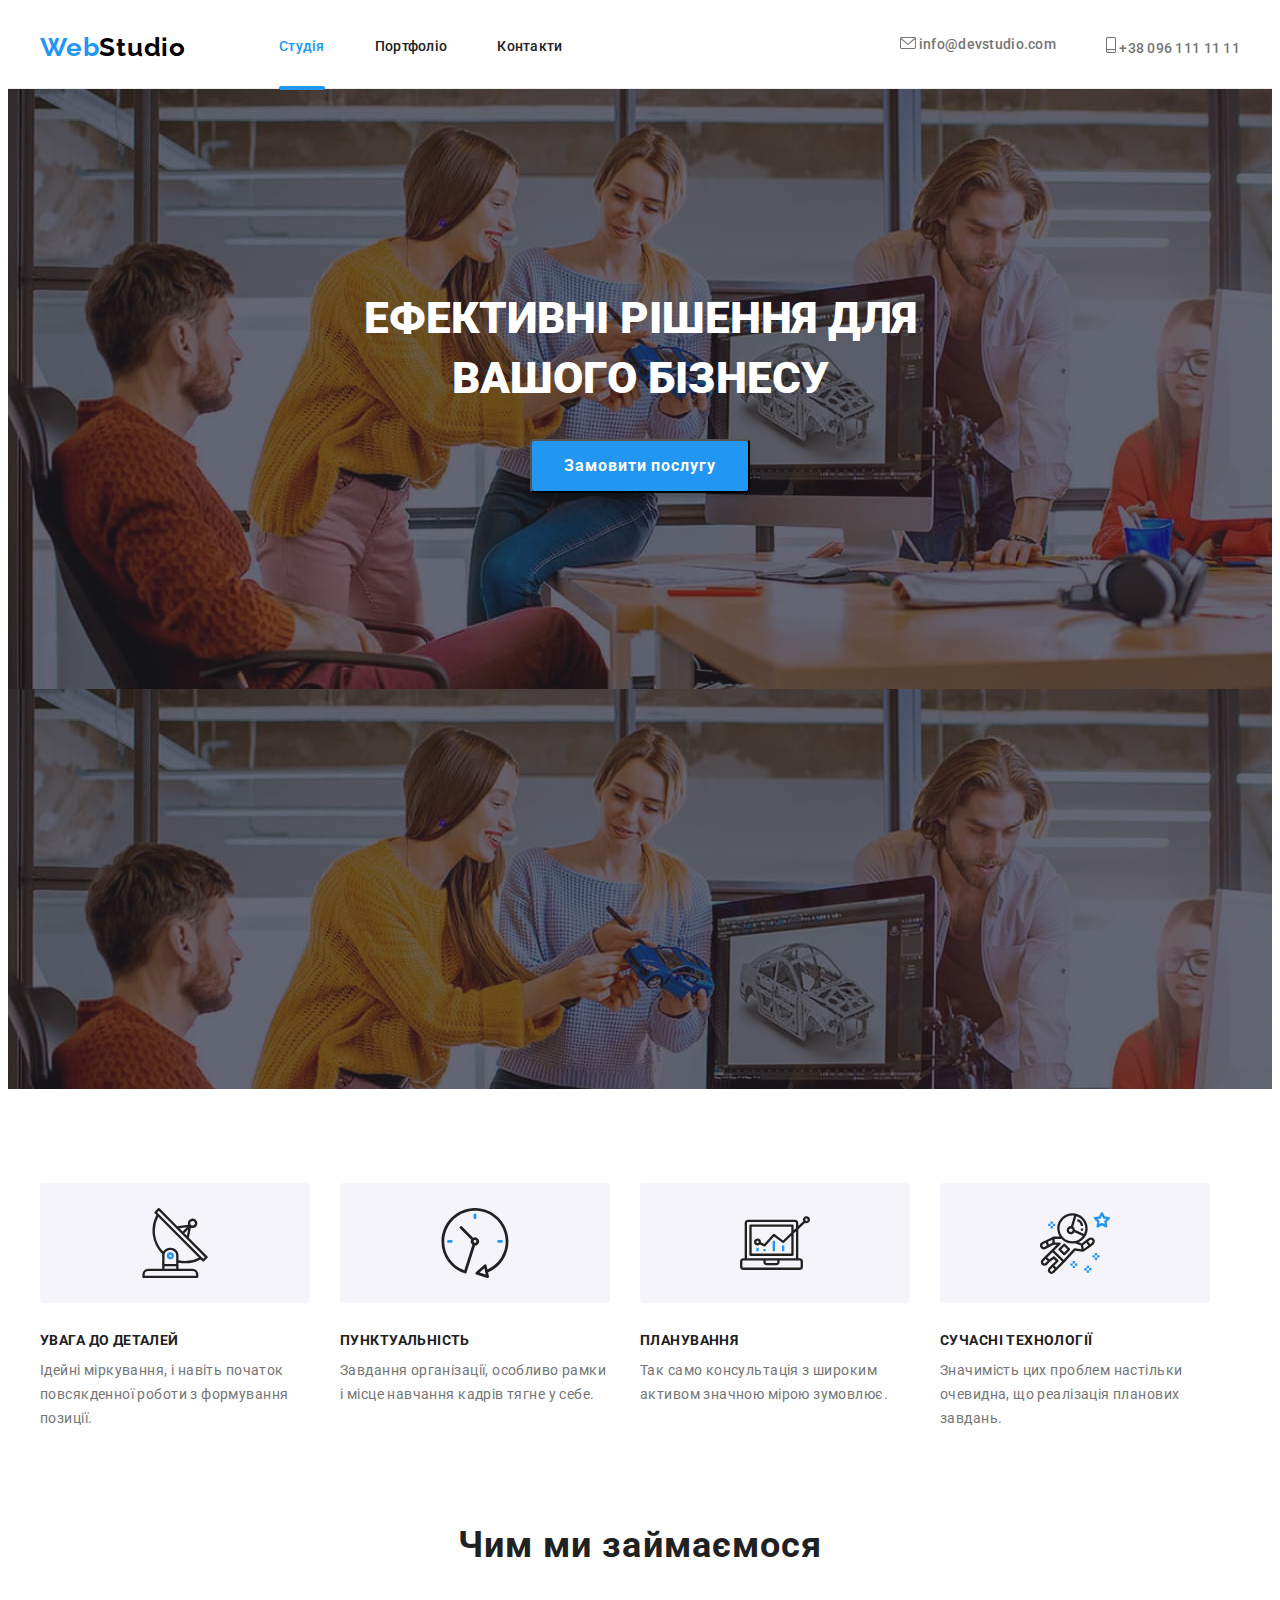
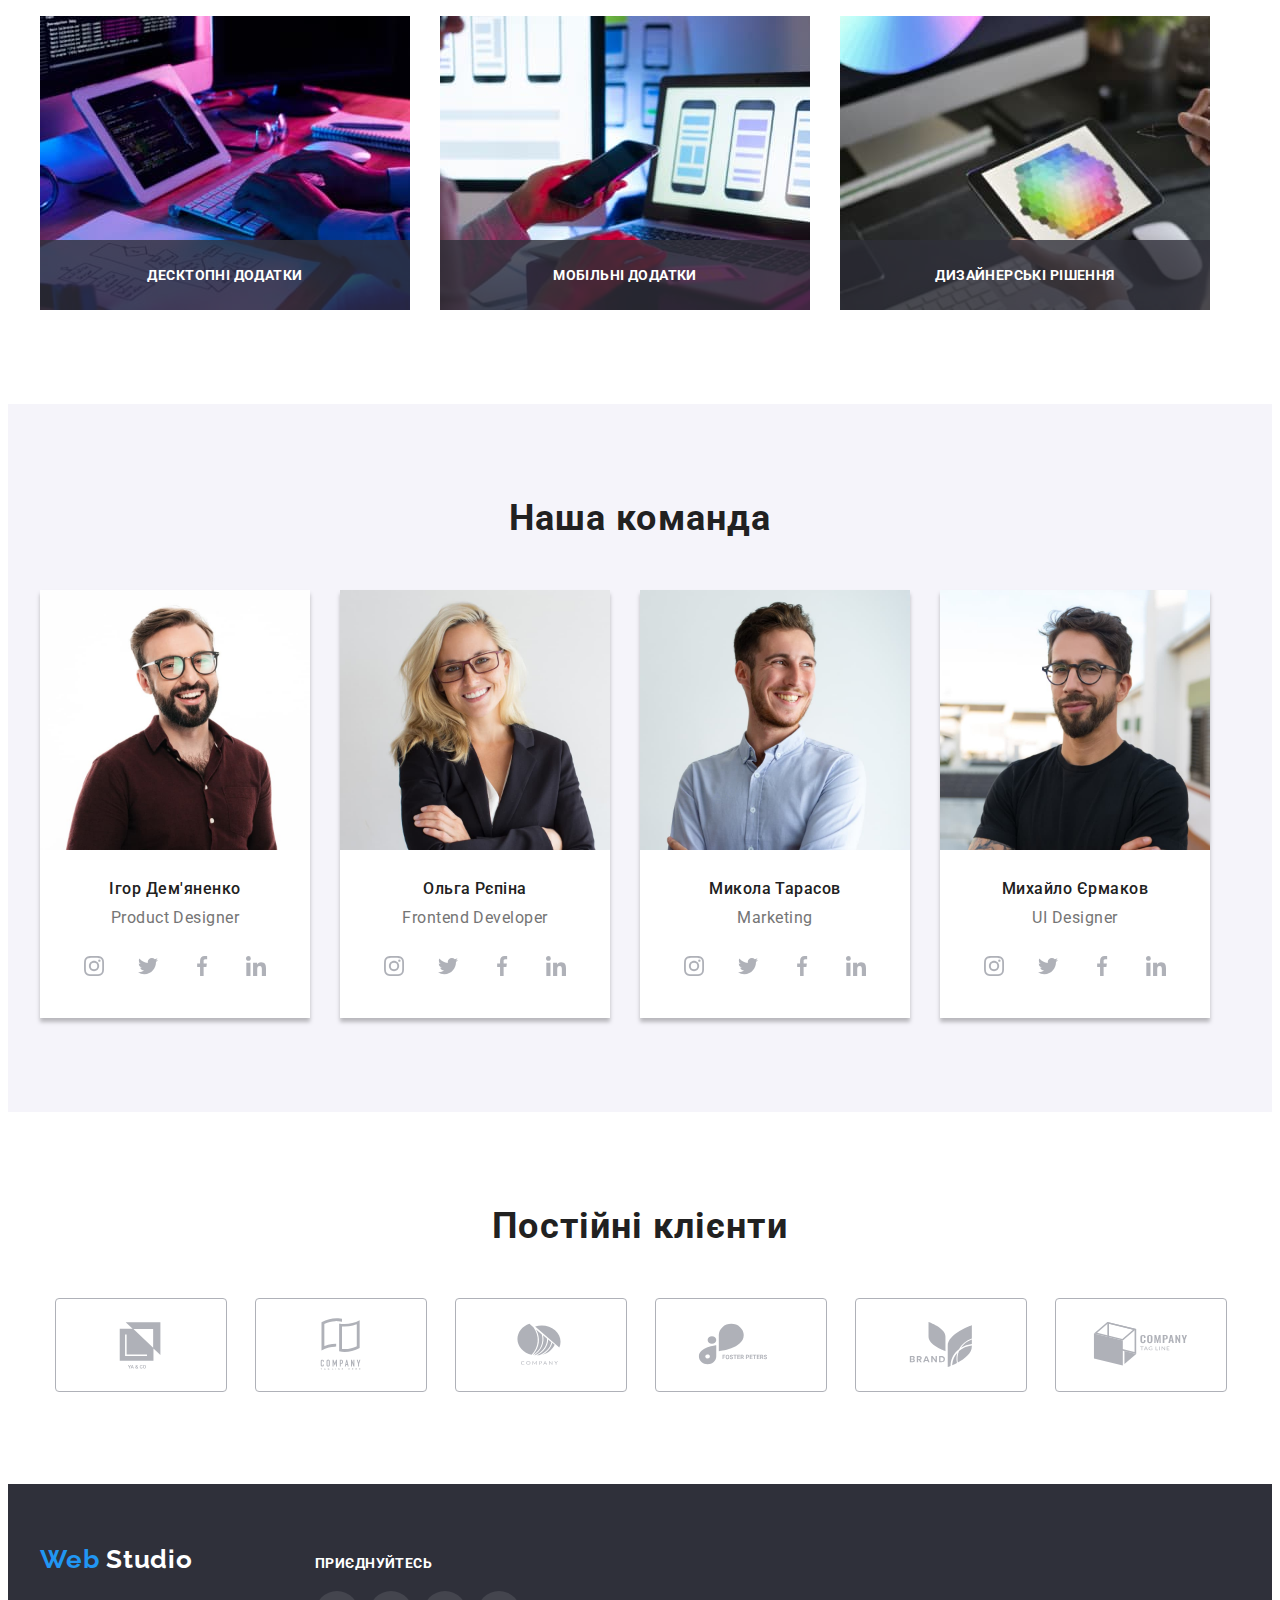
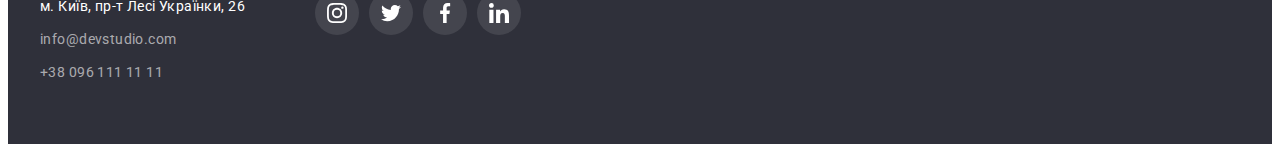
<file: index.html>
<!DOCTYPE html>
<html lang="uk">

<head>
    <meta charset="UTF-8">
    <meta http-equiv="X-UA-Compatible" content="IE=edge">
    <meta name="viewport" content="width=device-width, initial-scale=1.0">
    <title>Студія</title>
    <link rel="stylesheet" href="https://cdnjs.cloudflare.com/ajax/libs/modern-normalize/1.1.0/modern-normalize.min.css"
        integrity="sha512-wpPYUAdjBVSE4KJnH1VR1HeZfpl1ub8YT/NKx4PuQ5NmX2tKuGu6U/JRp5y+Y8XG2tV+wKQpNHVUX03MfMFn9Q=="
        crossorigin="anonymous" referrerpolicy="no-referrer" />
        <link rel="stylesheet" href="./css/styles.css" />
        <link rel="preconnect" href="https://fonts.googleapis.com">
        <link rel="preconnect" href="https://fonts.gstatic.com" crossorigin>
        <link href="https://fonts.googleapis.com/css2?family=Raleway:wght@700&family=Roboto:wght@400;500;700;900&display=swap" rel="stylesheet">
</head>

<body>
    <!-- Шапка сторінки -->
        <header>
            <div class="container header-container">
                     <a href="./index.html" class="logo-up"> <span class="pre-logo"> Web</span>Studio</a>
                    <nav class="navigation">
                        <!-- Навігація на інші сторінки -->
                        <ul class="navigation-menu">
                            <li><a class="navigation-link current" href="./index.html">Студія</a></li>
                            <li><a class="navigation-link " href="./portfolio.html">Портфоліо</a></li>
                            <li><a href="#">Контакти</a></li>
                        </ul>
                    </nav>
                
                        <ul class="navigation-contacts">
                            <!-- Посилання на адресу електронної пошти  -->
                            <li class="contacts-items"><a class="navigation-contacts-icon" href="mailto:info@devstudio.com">
                                <svg  width="16" height="12" >
                                    <use href="./images/icons.svg#icon-envelope"></use>
                                </svg>
                                info@devstudio.com
                            </a></li>
                            <!-- Посилання на телефонний номер -->
                            <li class="contacts-items"><a class="navigation-contacts-icon" href="tel:">
                                <svg  width="10" height="16">
                                    <use href="./images/icons.svg#icon-smartphone" ></use>
                                </svg>
                                +38 096 111 11 11
                            </a></li>
                        </ul>
            
            </div>
        </header>
   

    <main>
        <section class="main-page">
            <div class="container main-container">
            <h1 class="slogan">Ефективні рішення для <br>вашого бізнесу</br> </h1>
            <button data-modal-open type="button" class="button-action"> Замовити послугу </button>
        </div> 
        <div class="backdrop is-hidden" data-modal >
        <div class="modal">
            <button data-modal-close type="button" class="modal-close">
            <svg class="modal-close-icon" width="18" height="18">
                <use href="./images/icons.svg#icon-close"></use>
            </svg>
            </button>
        </div>
        </div>

        </section>

        <section class="features section">
            <div class="container">
                <h2 hidden> Особливості</h2>
                <ul class="features-list">
                    <li class="feature">
                        <div class="feature-wrap">
                            <svg class="feature-icon" width="70px" height="70px" >
                                <use href="./images/icons.svg#icon-antenna"></use>
                            </svg>  </div>
                            <h3>Увага до деталей</h3>
                            <p>Ідейні міркування, і навіть початок повсякденної роботи з формування позиції.</p>
                    </li>
                    <li class="feature">
                        <div class="feature-wrap">
                        <svg class="feature-icon" width="70px" height="70px">
                                <use href="./images/icons.svg#icon-clock"></use>
                            </svg></div>
                            <h3>Пунктуальність</h3>
                            <p>Завдання організації, особливо рамки і місце навчання кадрів тягне у себе.</p>
                    </li>
                    <li class="feature">
                        <div class="feature-wrap">
                            <svg class="feature-icon" width="70px" height="70px">
                                <use href="./images/icons.svg#icon-diagram"></use>
                            </svg></div>
                                <h3>Планування</h3>
                                <p>Так само консультація з широким активом значною мірою зумовлює.</p>
                            </li>
                    <li class="feature">
                            <div class="feature-wrap">
                            <svg class="feature-icon" width="70px" height="70px">
                            <use href="./images/icons.svg#icon-astronaut"></use>
                        </svg></div>
                        <h3>Сучасні технології</h3>
                        <p>Значимість цих проблем настільки очевидна, що реалізація планових завдань.</p>
                    </li>
    
                </ul>
            </div>
        </section>
        <section class="actions section-action">
            <div class="container ">
                <h2 class="title-our-team">Чим ми займаємося </h2>
                <ul class="action">
                <li><div class="action-label">
                    <img src="./images/box1.jpg" alt="Програмування" width="370" height="295">
                 <p class="label">Десктопні додатки</p></div>
                </li>
                <li><div class="action-label">
                    <img src="./images/box2.jpg" alt="Мобільний телефон та Ноутбук" width="370" height="295">
                <p class="label">Мобільні додатки</p></div>
                </li>
                <li><div class="action-label">
                    <img src="./images/box3.jpg" alt="Планшет" width="370" height="295">
                <p class="label">Дизайнерські рішення</p></div>
                </li>
                </ul>
            </div>
        </section>

        <section class="our-team section">
           
               <div class="container"> 
                <h2 class="title-our-team">Наша команда</h2>
                <ul class="team-cards">
                    <li class="team-card">
                        <img src="./images/img1.jpg" alt="Ігор Дем'яненко" width="270" height="260">
                       <div class="card">
                            <h3 class="title-card">Ігор Дем'яненко </h3>
                            <p lang="en" class ="dscr-card">Product Designer</p>
                            <ul class="teams-social">
                                <li class="teams-icons"><a href="" class="team-link"> 
                                    <svg class="team-icon" width="20px" height="20px">
                                <use href="./images/icons.svg#icon-instagram"></use>
                            </svg></a></li>
                                <li class="teams-icons"><a href="" class="team-link"> 
                                    <svg class="team-icon" width="20px" height="20px">
                                <use href="./images/icons.svg#icon-twitter"></use>
                            </svg></a></li>
                                <li class="teams-icons"><a href="" class="team-link"> 
                                    <svg class="team-icon" width="20px" height="20px">
                                <use href="./images/icons.svg#icon-facebook"></use>
                            </svg></a></li>
                                <li class="teams-icons"><a href="" class="team-link"> 
                                    <svg class="team-icon" width="20px" height="20px">
                                <use href="./images/icons.svg#icon-linkedin"></use>
                            </svg></a></li>
                            </ul>
                        </div>
                    </li>
                    <li class="team-card">
                        <img src="./images/img2.jpg" alt="Ольга Рєпіна" width="270" height="260">
                       <div class="card">
                            <h3 class="title-card">Ольга Рєпіна </h3>
                            <p lang="en" class="dscr-card">Frontend Developer</p>
                            <ul class="teams-social">
                                <li class="teams-icons"><a href="" class="team-link">
                                        <svg class="team-icon" width="20px" height="20px">
                                            <use href="./images/icons.svg#icon-instagram"></use>
                                        </svg></a></li>
                                <li class="teams-icons"><a href="" class="team-link">
                                        <svg class="team-icon" width="20px" height="20px">
                                            <use href="./images/icons.svg#icon-twitter"></use>
                                        </svg></a></li>
                                <li class="teams-icons"><a href="" class="team-link">
                                        <svg class="team-icon" width="20px" height="20px">
                                            <use href="./images/icons.svg#icon-facebook"></use>
                                        </svg></a></li>
                                <li class="teams-icons"><a href="" class="team-link">
                                        <svg class="team-icon" width="20px" height="20px">
                                            <use href="./images/icons.svg#icon-linkedin"></use>
                                        </svg></a></li>
                            </ul>
                        </div>
                    </li>
                    <li class="team-card">
                        <img src="./images/img3.jpg" alt="Микола Тарасов" width="270" height="260">
                       <div class="card">
                            <h3 class="title-card">Микола Тарасов </h3>
                            <p lang="en" class="dscr-card">Marketing</p>
                            <ul class="teams-social">
                                <li class="teams-icons"><a href="" class="team-link">
                                        <svg class="team-icon" width="20px" height="20px">
                                            <use href="./images/icons.svg#icon-instagram"></use>
                                        </svg></a></li>
                                <li class="teams-icons"><a href="" class="team-link">
                                        <svg class="team-icon" width="20px" height="20px">
                                            <use href="./images/icons.svg#icon-twitter"></use>
                                        </svg></a></li>
                                <li class="teams-icons"><a href="" class="team-link">
                                        <svg class="team-icon" width="20px" height="20px">
                                            <use href="./images/icons.svg#icon-facebook"></use>
                                        </svg></a></li>
                                <li class="teams-icons"><a href="" class="team-link">
                                        <svg class="team-icon" width="20px" height="20px">
                                            <use href="./images/icons.svg#icon-linkedin"></use>
                                        </svg></a></li>
                            </ul>
                        </div>
                    </li>
                    <li class="team-card">
                        <img src="./images/img4.jpg" alt="Михайло Єрмаков" width="270" height="260">
                        <div class="card">
                            <h3 class="title-card">Михайло Єрмаков </h3>
                            <p lang="en" class="dscr-card">UI Designer</p>
                            <ul class="teams-social">
                                <li class="teams-icons"><a href="#" class="team-link">
                                        <svg class="team-icon" width="20px" height="20px">
                                            <use href="./images/icons.svg#icon-instagram"></use>
                                        </svg></a></li>
                                <li class="teams-icons"><a href="#" class="team-link">
                                        <svg class="team-icon" width="20px" height="20px">
                                            <use href="./images/icons.svg#icon-twitter"></use>
                                        </svg></a></li>
                                <li class="teams-icons"><a href="#" class="team-link">
                                        <svg class="team-icon" width="20px" height="20px">
                                            <use href="./images/icons.svg#icon-facebook"></use>
                                        </svg></a></li>
                                <li class="teams-icons"><a href="#" class="team-link">
                                        <svg class="team-icon" width="20px" height="20px">
                                            <use href="./images/icons.svg#icon-linkedin"></use>
                                        </svg></a></li>
                            </ul>
                        </div>
                    </li>
                </ul>
           </div>

        </section>
        <section class="section">
          <h2 class="title-our-team">Постійні клієнти</h2>
            <div class="container">
                <ul class="clients-list">
                    <li class="clients"><a class="client-link" href=" " ><svg class="client-icon" width="106px" height="60px">
                        <use href="./images/icons.svg#icon-Logo1"></use>
                    </svg></a></li>
                    <li class="clients"><a class="client-link" href=" " ><svg class="client-icon" width="106px" height="60px">
                        <use href="./images/icons.svg#icon-Logo2"></use>
                    </svg></a></li>
                    <li class="clients"><a class="client-link" href=" " ><svg class="client-icon" width="106px" height="60px">
                        <use href="./images/icons.svg#icon-Logo3"></use>
                    </svg></a></li>
                    <li class="clients"><a class="client-link" href=" " ><svg class="client-icon" width="106px" height="60px">
                        <use href="./images/icons.svg#icon-Logo4"></use>
                    </svg></a></li>
                    <li class="clients"><a class="client-link" href=" " ><svg class="client-icon" width="106px" height="60px">
                        <use href="./images/icons.svg#icon-Logo5"></use>
                    </svg></a></li>
                    <li class="clients"><a class="client-link" href=" " ><svg class="client-icon" width="106px" height="60px">
                        <use href="./images/icons.svg#icon-Logo6"></use>
                    </svg></a></li>
                </ul>
            </div>

        </section>

    </main>


    <!-- Підвал сторінки -->
    <footer>
        <div class="container down" >
            <div class="down-contacts">
                <a href="/index.html" class="logo-down"> <span class="pre-logo"> Web</span> Studio</a>
                <address>
                    <ul class="down-text">
                        <li class="town"><a href=" https://goo.gl/maps/CPtrU1FHBa2aNyZL9" target="_blank"
                                rel="noopener noreferrer nofollow">м. Київ,
                                пр-т Лесі Українки, 26</a></li>
                        <li><a href="mailto:info@devstudio.com">info@devstudio.com</a></li>
                        <li><a href="tel:">+38 096 111 11 11</a></li>
                    </ul>
                </address>
            </div>
                <div class="joining">
                    <h4 class="join">Приєднуйтесь</h4>
                    <ul class="footer-social">
                        <!-- <li class="join"><p>Приєднуйтесь</p></li> -->
                        <li class="footer-icons"><a href="" class="footer-link">
                                <svg class="footer-icon" width="20px" height="20px">
                                    <use href="./images/icons.svg#icon-instagram"></use>
                                </svg></a></li>
                        <li class="footer-icons"><a href="" class="footer-link">
                                <svg class="footer-icon" width="20px" height="20px">
                                    <use href="./images/icons.svg#icon-twitter"></use>
                                </svg></a></li>
                        <li class="footer-icons"><a href="" class="footer-link">
                                <svg class="footer-icon" width="20px" height="20px">
                                    <use href="./images/icons.svg#icon-facebook"></use>
                                </svg></a></li>
                        <li class="footer-icons"><a href="" class="footer-link">
                                <svg class="footer-icon" width="20px" height="20px">
                                    <use href="./images/icons.svg#icon-linkedin"></use>
                                </svg></a></li>
                    </ul>
                </div>

        </div>
    </footer>
<script src="./js/modal.js"></script>
</body>

</html>
</file>
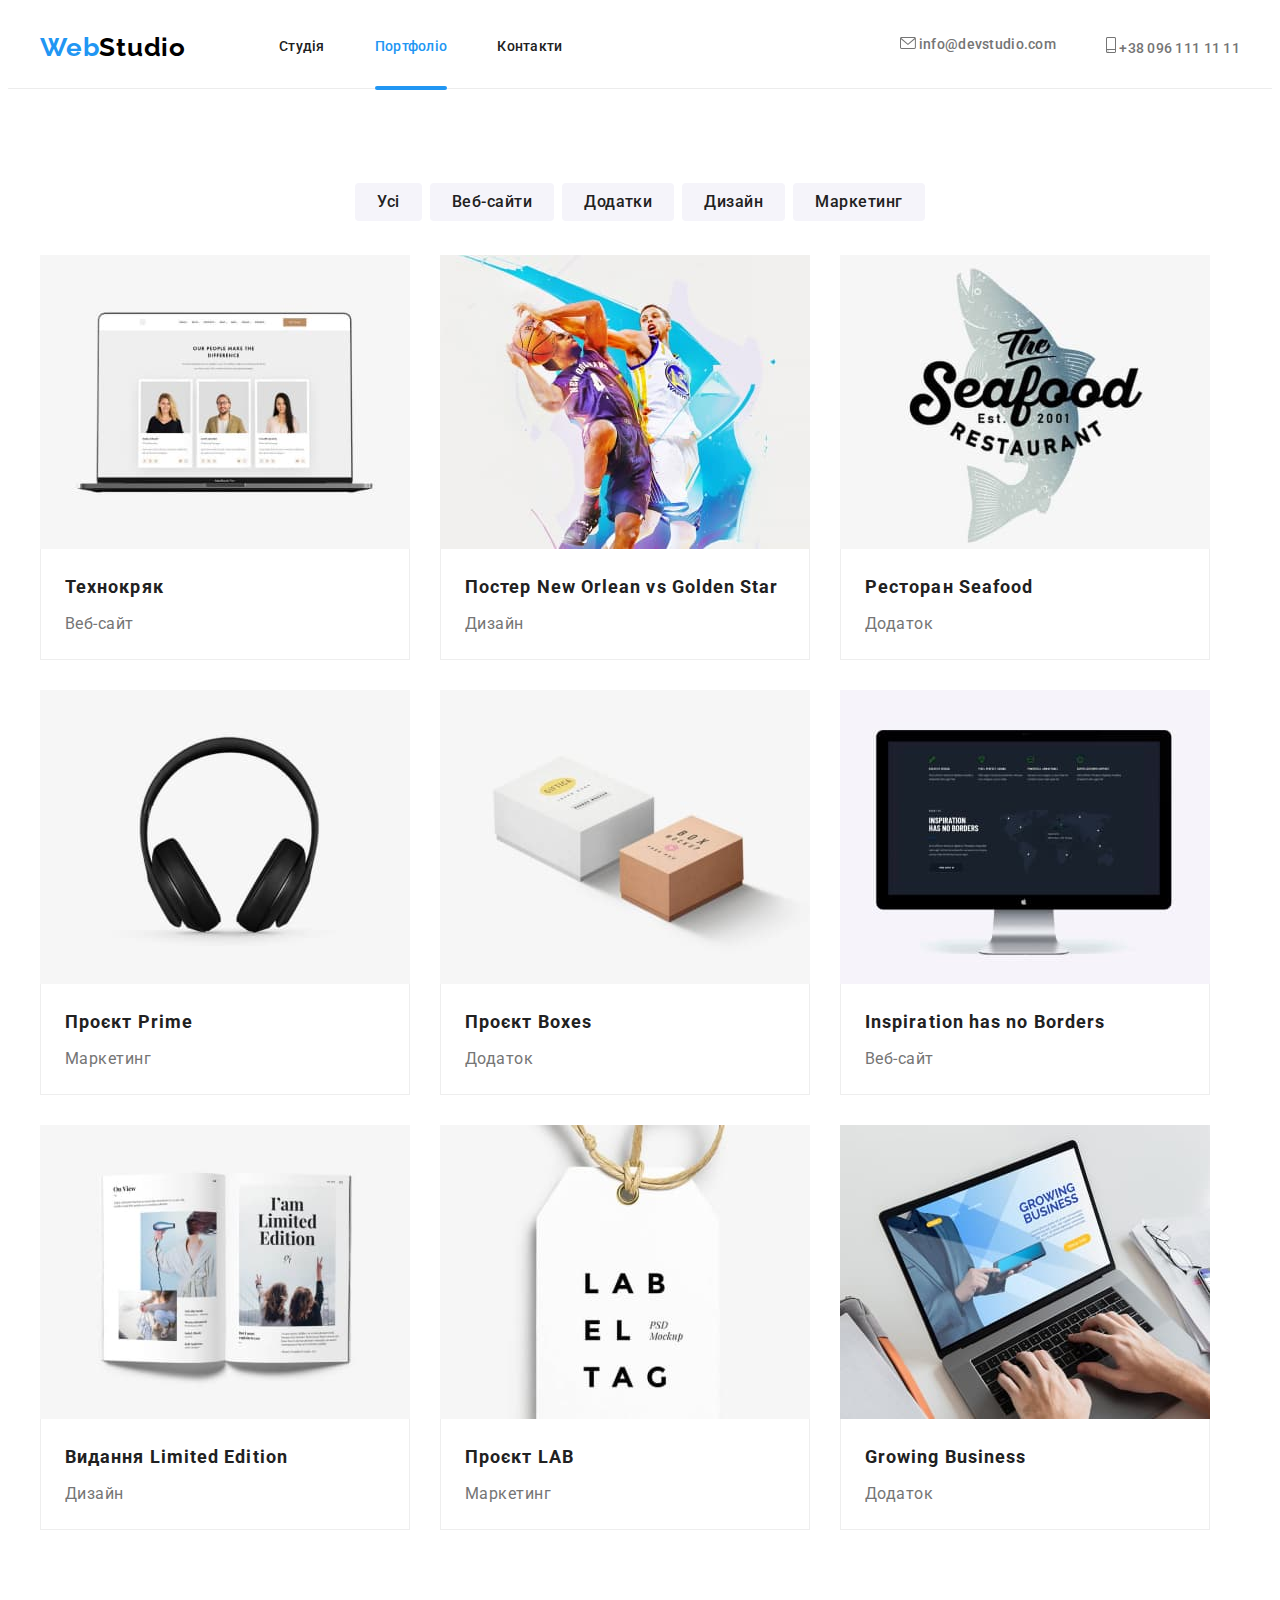
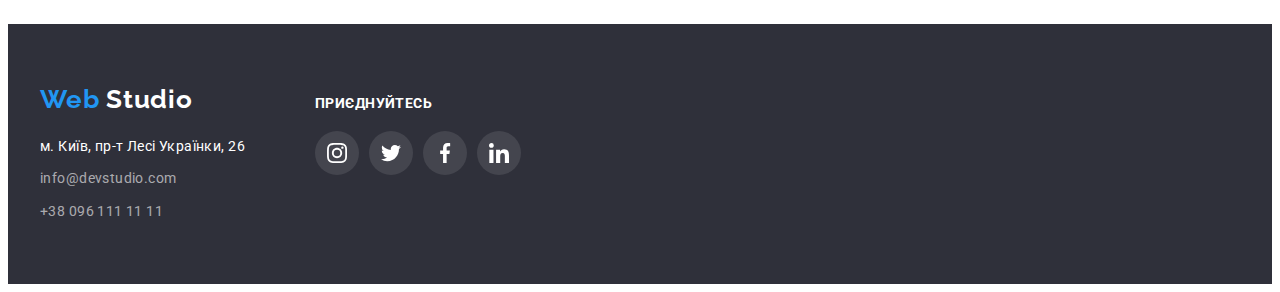
<file: portfolio.html>
<!DOCTYPE html>
<html lang="uk">
<head>
    <meta charset="UTF-8">
    <meta http-equiv="X-UA-Compatible" content="IE=edge">
    <meta name="viewport" content="width=device-width, initial-scale=1.0">
    <title>Portfolio</title>
    <link rel="stylesheet" href="https://cdnjs.cloudflare.com/ajax/libs/modern-normalize/1.1.0/modern-normalize.min.css"
        integrity="sha512-wpPYUAdjBVSE4KJnH1VR1HeZfpl1ub8YT/NKx4PuQ5NmX2tKuGu6U/JRp5y+Y8XG2tV+wKQpNHVUX03MfMFn9Q=="
        crossorigin="anonymous" referrerpolicy="no-referrer" />
    <link rel="stylesheet" href="./css/styles.css" />
    <link rel="preconnect" href="https://fonts.googleapis.com">
    <link rel="preconnect" href="https://fonts.gstatic.com" crossorigin>
    <link href="https://fonts.googleapis.com/css2?family=Raleway:wght@700&family=Roboto:wght@400;500;700;900&display=swap" rel="stylesheet">
</head>
<body>
        <!-- Шапка сторінки -->
        <header>
            <div class="container header-container">
                <a href="./index.html" class="logo-up"> <span class="pre-logo"> Web</span>Studio</a>
                <nav class="navigation">
                    <!-- Навігація на інші сторінки -->
                    <ul class="navigation-menu">
                        <li><a href="./index.html">Студія</a></li>
                        <li><a class="current" href="./portfolio.html">Портфоліо</a></li>
                        <li><a href="#">Контакти</a></li>
                    </ul>
                </nav>
        
                <ul class="navigation-contacts">        
                    <!-- Посилання на адресу електронної пошти  -->
                    <li class="contacts-items"><a class="navigation-contacts-icon"  href="mailto:info@devstudio.com">
                            <svg width="16" height="12">
                                <use href="./images/icons.svg#icon-envelope"></use>
                            </svg>
                            info@devstudio.com
                        </a></li>
                    <!-- Посилання на телефонний номер -->
                    <li class="contacts-items"><a class="navigation-contacts-icon" href="tel:">
                            <svg  width="10" height="16">
                                <use href="./images/icons.svg#icon-smartphone"></use>
                            </svg>
                            +38 096 111 11 11
                        </a></li>
                </ul>
        
            </div>
        </header>
        <main>
                <section class="wrapper section">
                    <div class="container">
                    
                        <ul class="filters">
                            <li><button type="button" class="button-filter">Усі</button></li>
                            <li><button type="button" class="button-filter">Веб-сайти</button></li>
                            <li><button type="button" class="button-filter">Додатки</button></li>
                            <li><button type="button" class="button-filter">Дизайн</button></li>
                            <li><button type="button" class="button-filter">Маркетинг</button></li>
                    
                         </ul>
                        <ul class="projects">
                        <li class="project">
                           <a class="project-link" href=" ">
                                <div class="project-box">
                                <img src="./images/portf1.jpg" alt="Ноутбук" width="370" height="294" >
                            <p class="overlay-text">Ресурс пропонує комплексні пропозиції з різним рівнем функціоналу та сервісів. Все це дозволить відвідувачу отримати
                            вичерпні відомості про компанію чи приватну особу.</p>
                            </div>
                               <div class="project-dscr">
                                    <h3>Технокряк</h3>
                                    <p class="project-text">Веб-сайт</p>
                               </div>
                           </a>
                        </li>
                        <li class="project">
                           <a class="project-link" href=" ">
                                    <img src="./images/portf2.jpg" alt="Постер з баскетболістами" width="370" height="294" >
                                <div class="project-dscr">
                                        <h3>Постер New Orlean vs Golden Star</h3>
                                        <p class="project-text">Дизайн</p>
                                    </div>
                           </a>
                        </li>
                        <li class="project">
                           <a class="project-link" href=" ">
                                <img src="./images/portf3.jpg" alt="Логотип додатку ресторану Seafood" width="370" height="294">
                                <div class="project-dscr">
                                    <h3>Ресторан Seafood</h3>
                                    <p class="project-text">Додаток</p>
                                </div>
                           </a>
                        </li>
                        <li class="project">
                           <a class="project-link" href=" ">
                                <img src="./images/portf4.jpg" alt="Навушники" width="370" height="294">
                                <div class="project-dscr">
                                    <h3>Проєкт Prime</h3>
                                    <p class="project-text">Маркетинг</p>
                                </div>
                           </a>
                        </li>
                        <li class="project">
                            <a class="project-link" href=" ">
                                <img src="./images/portf5.jpg" alt="Коробки" width="370" height="294" >
                               <div class="project-dscr">
                                    <h3>Проєкт Boxes</h3>
                                    <p class="project-text">Додаток</p>
                               </div>
                            </a>
                        </li>
                        <li class="project">
                           <a class="project-link" href=" ">
                                <img src="./images/portf6.jpg" alt="Монітор компютера" width="370" height="294" >
                                <div class="project-dscr">
                                    <h3>Inspiration has no Borders</h3>
                                    <p class="project-text">Веб-сайт</p>
                                </div>
                           </a>
                        </li>
                        <li class="project">
                           <a class="project-link" href=" ">
                                <img src="./images/portf7.jpg" alt="Журнал" >
                                <div class="project-dscr">
                                    <h3>Видання Limited Edition</h3>
                                    <p class="project-text">Дизайн</p>
                                </div>
                           </a>
                        </li>
                        <li class="project">
                            <a class="project-link" href=" ">
                                <img src="./images/portf8.jpg" alt="Бірка з логотипом" width="370" height="294" >
                                <div class="project-dscr">
                                    <h3>Проєкт LAB</h3>
                                    <p class="project-text">Маркетинг</p>
                                </div>
                            </a>
                        </li>
                        <li class="project">
                            <a class="project-link" href=" ">
                                <img src="./images/portf9.jpg" alt="Людина працює за ноутбуком" width="370" height="294">
                                <div class="project-dscr">
                                    <h3>Growing Business</h3>
                                    <p class="project-text">Додаток</p>
                                </div>
                            </a>
                        </li>
                    </ul>
                    </div>
                </section>
        </main>


        <!-- Підвал сторінки -->
    <footer>
        <div class="container down">
            <div class="down-contacts">
                <a href="/index.html" class="logo-down"> <span class="pre-logo"> Web</span> Studio</a>
                <address>
                    <ul class="down-text">
                        <li class="town"><a href=" https://goo.gl/maps/CPtrU1FHBa2aNyZL9" target="_blank"
                                rel="noopener noreferrer nofollow">м. Київ,
                                пр-т Лесі Українки, 26</a></li>
                        <li><a href="mailto:info@devstudio.com">info@devstudio.com</a></li>
                        <li><a href="tel:">+38 096 111 11 11</a></li>
                    </ul>
                </address>
            </div>
            <div class="joining">
                <h4 class="join">Приєднуйтесь</h4>
                <ul class="footer-social">
                    <!-- <li class="join"><p>Приєднуйтесь</p></li> -->
                    <li class="footer-icons"><a href="" class="footer-link">
                            <svg class="footer-icon" width="20px" height="20px">
                                <use href="./images/icons.svg#icon-instagram"></use>
                            </svg></a></li>
                    <li class="footer-icons"><a href="" class="footer-link">
                            <svg class="footer-icon" width="20px" height="20px">
                                <use href="./images/icons.svg#icon-twitter"></use>
                            </svg></a></li>
                    <li class="footer-icons"><a href="" class="footer-link">
                            <svg class="footer-icon" width="20px" height="20px">
                                <use href="./images/icons.svg#icon-facebook"></use>
                            </svg></a></li>
                    <li class="footer-icons"><a href="" class="footer-link">
                            <svg class="footer-icon" width="20px" height="20px">
                                <use href="./images/icons.svg#icon-linkedin"></use>
                            </svg></a></li>
                </ul>
            </div>
    
        </div>
    </footer>
</body>
</html>
</file>
<file: css/styles.css>
body{
    font-family: 'Roboto', sans-serif;
 }
 :root{
   --main-font: 'Roboto', sans-serif;
        /* color */
        --main-dark:#212121;
        --main-light: #fff;
        --main-color-active: #2196F3;
        --secondary-dark:#757575;
        --main-background:#2F303A;
        --secondary-light:#F5F4FA;

 }


p,
h1,
h2,
h3,
h4,
h5,
h6 {
   margin: 0;
}

ul,
ol {
   margin: 0;
   padding-left: 0;
  list-style: none;
}

button {
   cursor: pointer;
}

address {
   font-style: normal;
}

img {
   display: block;
   max-width: 100%;
   height: auto;
}
a{
   text-decoration: none;
}

.container{
   width: 1200px;
   padding-left: 15px;
   padding-right: 15px;
   margin: 0 auto;
   /* outline: 2px solid tomato; */
}
.section {
   padding-top: 94px;
   padding-bottom: 94px;
}
header{
   border-bottom: 1px solid #ECECEC;
   padding-top: 24px;
   padding-bottom: 25px;
}
.header-container{
   display: flex;
   align-items: center;
}
/* Логотип в header */
.logo-up{
   margin-right: 93px;

     font-family: 'Raleway';
      font-weight: 700;
      font-size: 26px;
      line-height: 1.19;
      letter-spacing: 0.03em;
      color:#000000 ;
}
.pre-logo{
   color: var(--main-color-active);
}
/* стилізація навігації */

.navigation{
      display: flex;
      align-items: center;
      font-weight: 500;
      font-size: 14px;
      line-height: 1.14;
      letter-spacing: 0.02em;
}
.navigation a{
   color:var(--main-dark);
   transition: color 250ms cubic-bezier(0.4, 0, 0.2, 1);
}
.navigation-menu{
   display: flex;
   gap: 50px;
   position: relative;
}
.navigation-menu a:hover,
.navigation-menu a:focus{
   color:var(--main-color-active);
   
}

.navigation-contacts{
   margin-left: auto;
            display: flex;
            gap: 50px;
      font-weight: 500;
      font-size: 14px;
      line-height: 1.14;
      letter-spacing: 0.02em; 
}
.navigation-contacts a{
   color: var(--secondary-dark);;
transition: color 250ms cubic-bezier(0.4, 0, 0.2, 1),
fill 250ms cubic-bezier(0.4, 0, 0.2, 1);
}
.navigation-contacts a:hover,
.navigation-contacts a:focus{
   color:var(--main-color-active);
   
}

.navigation-contacts-icon{
fill: var(--secondary-dark);
align-items: center;
transition: 250ms cubic-bezier(0.4, 0, 0.2, 1);
}
.navigation-contacts-icon:hover,
.navigation-contacts-icon:focus {
   fill: var(--main-color-active);
   
}
/* .navigation-link{
   position: relative;

} */
.navigation-menu .current{
   position: relative;
   color: var(--main-color-active);
}
.current::after{
   position: absolute;
   top: 48px;
   content: '';
   display: block;
      width: 100%;
      height: 4px;
      border-radius: 2px;
      background-color: var(--main-color-active);
}


/* Головна сторінка */

 .main-page{
   background-image:
   linear-gradient(to right, rgba(47, 48, 58, 0.4),
    rgba(47, 48, 58, 0.4)),
   url(../images/Img.jpg);
   padding-top: 200px;
   padding-bottom: 200px;
   text-align: center;
   margin: 0 auto;
      max-width: 1600px;
      height: 600px;
}
 .slogan{ 
      font-weight: 900;
      font-size: 44px;
      line-height: 1.36;
      color: var(--main-light);
      text-align: center;
      text-transform: uppercase
   
 }
 .button-action{
   margin-top: 30px; 
   padding: 10px 32px;
      background-color:var(--main-color-active);
         font-family: inherit;
         font-weight: 700;
         font-size: 16px;
         line-height: 1.87;
            letter-spacing: 0.06em;
            color: var(--main-light);  
            box-shadow: 0px 4px 4px rgba(0, 0, 0, 0.15);
            border-radius: 4px;
 transition: 250ms cubic-bezier(0.4, 0, 0.2, 1);
}
 .button-action:hover,
 .button-action:focus{
      background: #188CE8;
      box-shadow: 0px 4px 4px rgba(0, 0, 0, 0.15);
      border-radius: 4px;
 }

 .features-list{
   display: flex;
   gap: 30px;
 }
 .features h3{
      font-weight: 700;
      font-size: 14px;
      line-height: 1.14;
      letter-spacing: 0.03em;
      text-transform: uppercase;
      color: var(--main-dark);
      margin-bottom: 10px;
 }
.features p {

   font-size: 14px;
   line-height: 1.71;
   letter-spacing: 0.03em;
   color:var(--secondary-dark);
}
.feature{
   width: 270px;
}
.feature-wrap{
   height: 120px;
   background-color: #F5F4FA;
   border-radius: 4px;
   align-items: center;
   margin-bottom: 30px;
   display: flex;
   justify-content: center;
}



/* розділ Чим ми займаємося */
.section-action{
   padding-bottom: 94px;
}
.action{
   display: flex;
   gap: 30px;
}
.action-label{
   position:relative;
   z-index: -1 ;
 }
.action-label > .label{
   position: absolute;
   bottom: 0;
   height: 70px;
   width: 100%;
   display: inline-flex;
   justify-content: center;
   align-items: center;
   

   font-weight: 700;
   font-size: 14px;
   line-height: 16px;
   letter-spacing: 0.03em;
   text-transform: uppercase;
   color: var(--main-light);
   background-color: rgba(47, 48, 58, 0.8);
   background-repeat: no-repeat;
}

/* /* Розділ Наша команда */

 .our-team{
      background-color: var(--secondary-light);
 }
.title-our-team{
   margin-bottom: 50px;
      font-weight: 700;
      font-size: 36px;
      line-height:1.16;
      text-align: center;
      letter-spacing: 0.03em;
      color: var(--main-dark);
}
.team-cards{
   display: flex;
   gap: 30px;  
}
.team-card{
      width: 270px;
      background-color:var(--main-light);
      box-shadow: 0 4px 4px 0px rgba(0, 0, 0, 0.25);
}
.card{
  padding-top: 30px; 
  padding-bottom: 30px;
}
.title-card{
 margin-bottom: 10px; 
      font-weight: 500;
      font-size: 16px;
      line-height: 1.18;
      text-align: center;
      letter-spacing: 0.03em;
      color: var(--main-dark);
}
.dscr-card{
      line-height: 1.18;
      text-align: center;
      letter-spacing: 0.03em;
      color: var(--secondary-dark);
      margin-bottom: 16px;
}

.teams-social{
  display: flex;
   justify-content: center;
   gap:10px;
}
.team-link {
width: 100%;
height: 100%;
display: flex;
align-items: center;
justify-content: center;
transition: background-color 250ms cubic-bezier(0.4, 0, 0.2, 1);
}

.team-link:hover,
.team-link:focus {
background-color: var(--main-color-active);
border-radius: 50%;
}
.team-link:hover .team-icon,
.team-link:focus .team-icon{
   fill: var(--main-light);
   }
.teams-icons{
width: 44px;
height: 44px;
}
.team-icon {
fill: #AFB1B8; ;
transition: fill 250ms cubic-bezier(0.4, 0, 0.2, 1);
}


/* OUR CLIENTS */

.clients-list {
   display: flex;
   gap:30px;
   justify-content: center;
}
.clients{
width: 170px;
height: 92px;
}
.client-link{
width: 100%;
height: 100%;
display: flex;
justify-content: center;
align-items: center;
border: 1px solid #AFB1B8;
border-radius: 4px;
color: #AFB1B8;
transition: 250ms cubic-bezier(0.4, 0, 0.2, 1);
}
.client-icon{
fill: currentColor;
transition: color 250ms cubic-bezier(0.4, 0, 0.2, 1),
border 250ms cubic-bezier(0.4, 0, 0.2, 1);
}
.clients:hover .client-icon,
.clients:focus .client-icon{
fill: var(--main-color-active);

}
.client-link:hover,
.client-link:focus{
border: 1px solid var(--main-color-active);
border-radius: 4px;
color: var(--main-color-active);
}

/* Низ сторінки */   
footer{
padding-top: 60px;
padding-bottom: 60px;
 background-color: var(--main-background); 
}

.logo-down {
   display: block;
   margin-bottom: 20px;
   font-family: 'Raleway';
   font-weight: 700;
   font-size: 26px;
   line-height: 1.19;
   letter-spacing: 0.03em;
   color:var(--main-light);
}
address{
   font-style: normal;
}
.down-text {
   font-size: 14px;
   line-height: 1.71;
   letter-spacing: 0.03em;
}
.down-text a {
   color: rgba(255, 255, 255, 0.6);
 transition: 250ms cubic-bezier(0.4, 0, 0.2, 1);
}
.town a {
      font-weight: 400;
      font-size: 14px;
      line-height: 1.71;
      letter-spacing: 0.03em;
      color: var(--main-light);
}
.down-text a:hover,
.down-text a:focus{
   color: var(--main-color-active);
}
.down-text li:not(:last-child){
   margin-bottom: 9px ;
}
.down{
   display: flex;
   align-items: baseline;
}
.joining{
   margin-left: 70px;
}
.join{
   color: var(--main-light);
   font-weight: 700;
   font-size: 14px;
   line-height: calc(16/14);
   letter-spacing: 0.03em;
   text-transform: uppercase;
   margin-bottom: 20px;
}
.footer-social {
   display: flex;
   gap: 10px;
}

.footer-link {
   width: 100%;
   height: 100%;
   display: flex;
   align-items: center;
   justify-content: center;
   background-color:rgba(255, 255, 255, 0.1);
   border-radius: 50%;
transition: background-color 250ms cubic-bezier(0.4, 0, 0.2, 1);
}

.footer-link:hover,
.footer-link:focus {
   
   background-color: var(--main-color-active);
   border-radius: 50%;
}

.footer-link:hover .footer-icon,
.footer-link:focus .footer-icon {
   fill: var(--main-light);
}

.footer-icons {
   width: 44px;
   height: 44px;
}

.footer-icon {
   fill:var(--main-light);
transition: 250ms cubic-bezier(0.4, 0, 0.2, 1);
}


/* PORTFOLIO */

.current{
   color: var(--main-color-active);
}

.filters{
   display: flex;
   gap: 8px;
   justify-content: center;
   margin-bottom: 34px;
}
.button-filter{
   cursor: pointer;      
         background-color:var(--secondary-light);
         border-radius: 4px;
         border: none;
      font-family: inherit;
      font-weight: 500;
      font-size: 16px;
      line-height: 1.62;
      text-align: center;
      letter-spacing: 0.03em;
      color: var(--main-dark);
      padding: 6px 22px;
      transition: color 250ms cubic-bezier(0.4, 0, 0.2, 1),
      box-shadow 250ms cubic-bezier(0.4, 0, 0.2, 1),
      background-color 250ms cubic-bezier(0.4, 0, 0.2, 1);
      }
.button-filter:hover,
.button-filter:focus{
   background-color: var(--main-color-active);
      box-shadow: 0px 3px 1px rgba(0, 0, 0, 0.1),
         0px 1px 2px rgba(0, 0, 0, 0.08),
         0px 2px 2px rgba(0, 0, 0, 0.12);
      border-radius: 4px;
      color: var(--main-light);
      padding: 6px 22px;

}
.projects{
   display: flex;
   flex-wrap: wrap;
   gap: 30px;
}
.project-link{
      display: block;
      transition: 250ms cubic-bezier(0.4, 0, 0.2, 1);
}
.projects h3{
   margin-bottom: 4px ;
      font-weight: 700;
      font-size: 18px;
      line-height: 2;
      letter-spacing: 0.06em;
      color: var(--main-dark);
}
.project-text{
      line-height: 1.87;
      letter-spacing: 0.03em;
      color: var(--secondary-dark);
}
.project-dscr{
padding: 20px 24px ;
border-right: 1px solid #EEEEEE; ;
border-bottom: 1px solid #EEEEEE;
border-left: 1px solid #EEEEEE; ;
}
.project-link:hover,
.project-link:focus{
      box-shadow: 0px 1px 1px rgba(0, 0, 0, 0.12), 
      0px 4px 4px rgba(0, 0, 0, 0.06), 
      1px 4px 6px rgba(0, 0, 0, 0.16);
   
}
.project-box{
   position: relative;
   overflow: hidden;
}
.project-link:hover .overlay-text,
.project-link:focus .overlay-text{
   transform: translateY(0);
}
.overlay-text {
   position: absolute;
   top: 0;
   height: 100%;
  transform: translateY(100%);
  transition: transform 250ms ease ;
  display: inline-block;
  padding: 63px 24px;
   font-size: 18px;
   line-height: 1.56;
   letter-spacing: 0.03em;
   background-color: rgba(33, 150, 243, 0.9);
   color: var(--main-light);
}

/* МОДАЛЬНЕ ВІКНО */
.backdrop.is-hidden{
   visibility: hidden;
   opacity: 0;
   pointer-events: none;
}
.backdrop{
position: fixed;
top: 0;
left: 0;
width: 100%;
height: 100%;
background-color: rgba(0, 0, 0, 0.2);
 opacity: 1;  
 visibility: visible;
 transition: opacity 250ms cubic-bezier(0.4, 0, 0.2, 1) ,
 visibility 250ms cubic-bezier(0.4, 0, 0.2, 1);
}
.modal{
   width: 500px;
   min-height: 500px;
   background-color: var(--main-light);
   border-radius: 5px;
   position: absolute;
   top: 50%;
   left: 50%;
   transform: translate(-50%, -50%);
}
.modal-close{
   width: 30px;
   height: 30px;
   background-color: transparent;
   border: 1px solid rgba(0, 0, 0, 0.1);
   border-radius: 50%;
   position: absolute;
   right: 10px;
   top: 10px;
   display: flex;
   align-items: center;
   justify-content: center;
}
</file>
